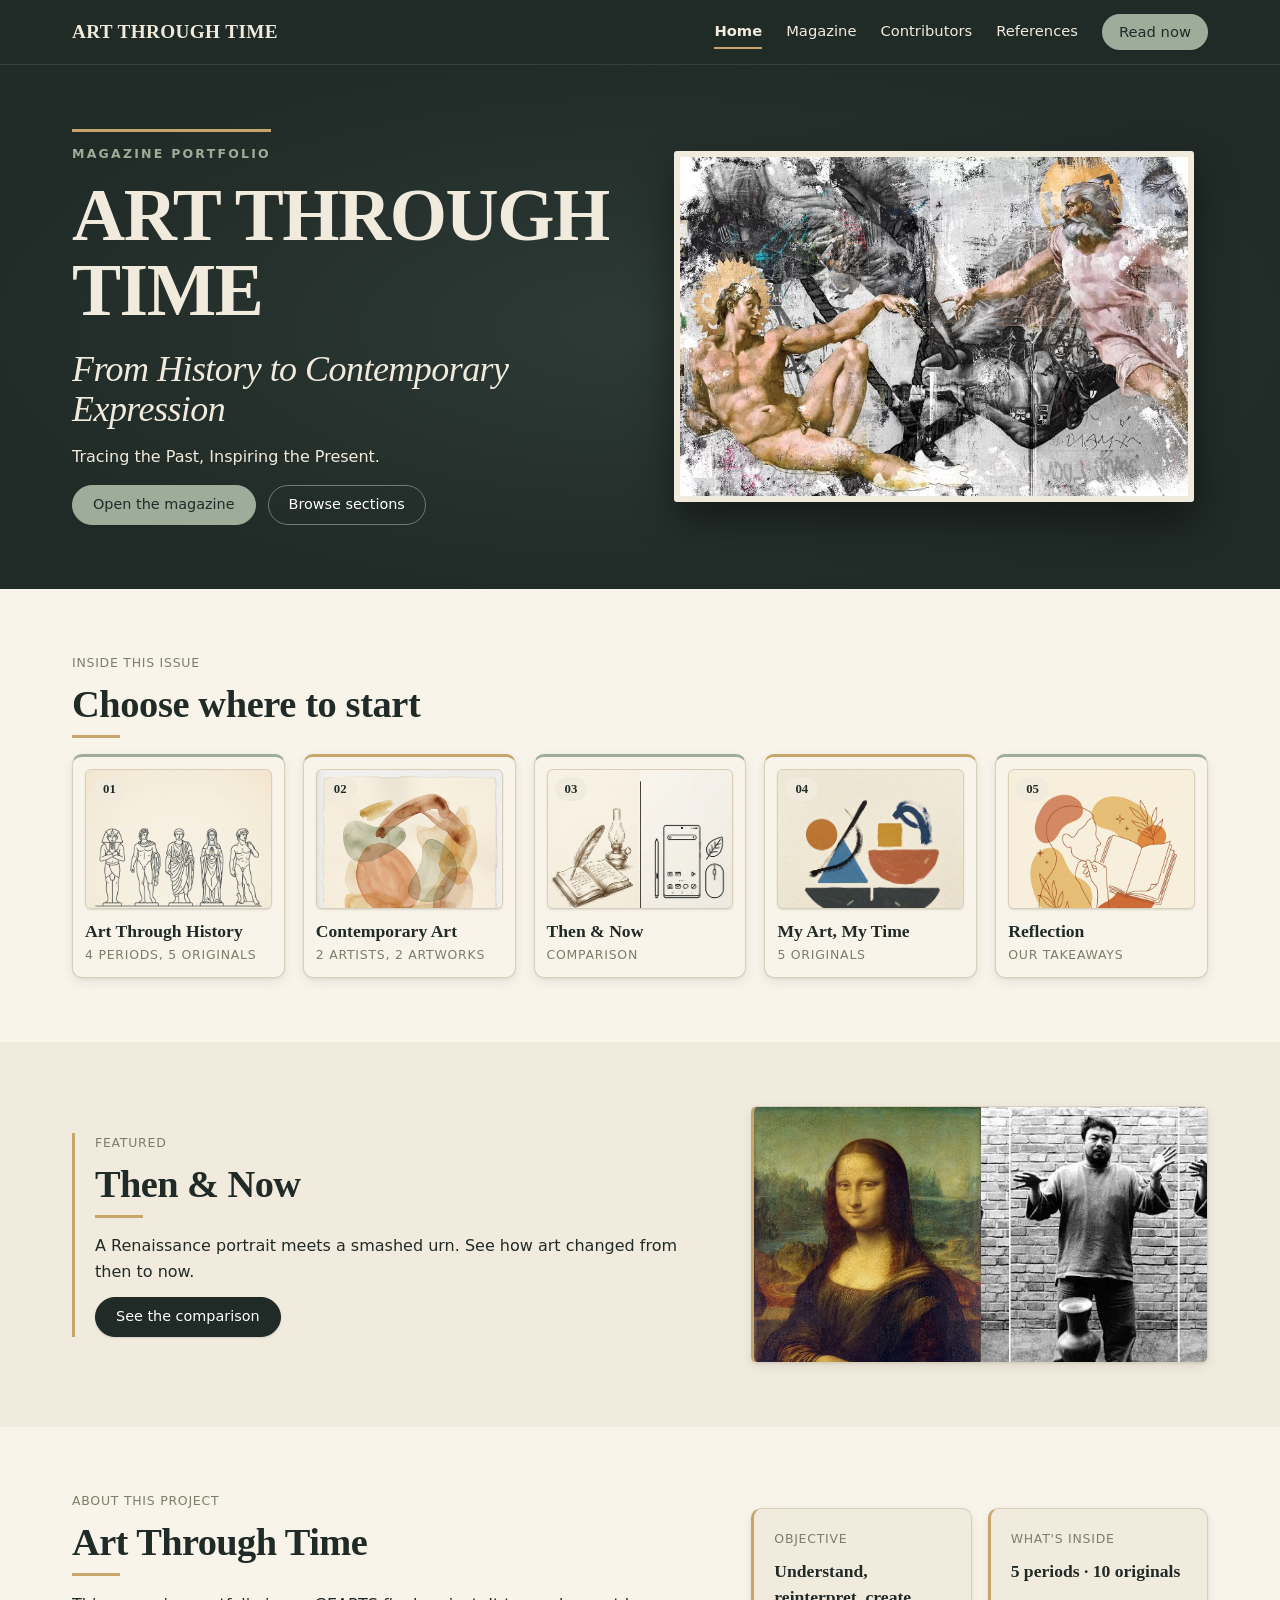
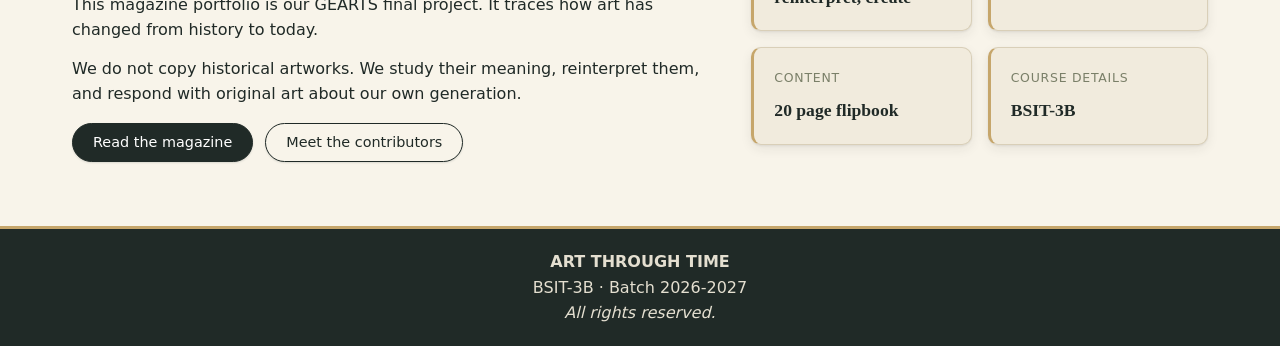
<file: index.html>
<!doctype html>
<html lang="en">
<head>
  <meta charset="utf-8">
  <meta name="viewport" content="width=device-width, initial-scale=1">
  <link rel="stylesheet" href="css/style.css">
  <title>Art Through Time</title>
</head>
<body class="home">

  <div id="site-header"></div>

    <main>
      <section class="section">
        <div class="wrap hero" style="grid-template-columns:1fr 1fr">
          <div>
            <p class="label">Magazine Portfolio</p>
            <h1 data-title></h1>

            <h2 style="font-size: 2.25rem;">
              From History to Contemporary Expression
            </h2>

            <p>Tracing the Past, Inspiring the Present.</p>

            <div class="actions">
              <a class="btn primary" href="magazine.html">Open the magazine</a>
              <a class="btn" href="#sections">Browse sections</a>
            </div>
          </div>

          <a href="magazine.html" aria-label="Open the magazine" style="display:block;width:100%;max-width:520px;margin:0 auto;justify-self:center;align-self:center">
            <div class="ph" style="padding:0;aspect-ratio:auto">
              <img src="images/cover.jpg" alt="Art Through Time magazine cover" style="display:block;width:100%;height:auto;margin:0 auto;object-fit:contain;object-position:center">
            </div>
          </a>

        </div>
      </section>

      <section class="section alt" id="sections">
        <div class="wrap">

          <p class="label">Inside this issue</p>
          <h2>Choose where to start</h2>

          <div class="cards">
            <a class="card" href="viewer.html#p=4">
              <div class="ph" style="padding:0"><img src="images/artth.jpeg" alt="Art Through History"></div>
              <strong>Art Through History</strong>
              <p class="label">4 periods, 5 originals</p>
            </a>

            <a class="card" href="viewer.html#p=12">
              <div class="ph" style="padding:0"><img src="images/cont.jpeg" alt="Contemporary Art"></div>
              <strong>Contemporary Art</strong>
              <p class="label">2 artists, 2 artworks</p>
            </a>

            <a class="card" href="viewer.html#p=14">
              <div class="ph" style="padding:0"><img src="images/tandn.jpeg" alt="Then and Now"></div>
              <strong>Then &amp; Now</strong>
              <p class="label">Comparison</p>
            </a>

            <a class="card" href="viewer.html#p=16">
              <div class="ph" style="padding:0"><img src="images/myart.jpeg" alt="My Art, My Time"></div>
              <strong>My Art, My Time</strong>
              <p class="label">5 originals</p>
            </a>

            <a class="card" href="viewer.html#p=18">
              <div class="ph" style="padding:0"><img src="images/reflection.jpeg" alt="Reflection"></div>
              <strong>Reflection</strong>
              <p class="label">Our takeaways</p>
            </a>
          </div>

        </div>
      </section>

      <section class="section">
        <div class="wrap hero">

          <div>
              <p class="label">Featured</p>
              <h2>Then &amp; Now</h2>
              <p>A Renaissance portrait meets a smashed urn. See how art changed from then to now.</p>

              <a class="btn primary" href="viewer.html#p=14">
                See the comparison
              </a>
          </div>

          <div class="ph wide" style="grid-template-columns:minmax(0,1fr) minmax(0,1fr);gap:0;padding:0">
            <img src="images/then-and-now/mona-lisa.jpg" alt="Mona Lisa by Leonardo da Vinci" style="object-position:center 20%">
            <img src="images/then-and-now/dropping-a-han-dynasty-urn.jpg" alt="Ai Weiwei dropping a Han Dynasty urn, three photographs" style="object-position:center">
          </div>

        </div>
      </section>

      <section class="section alt">
        <div class="wrap hero">

          <div>
            <p class="label">About this project</p>
            <h2>Art Through Time</h2>

            <p>
              This magazine portfolio is our GEARTS final project.
              It traces how art has changed from history to today.
            </p>

            <p>
              We do not copy historical artworks. We study their
              meaning, reinterpret them, and respond with original
              art about our own generation.
            </p>

            <div class="actions">
              <a class="btn primary" href="magazine.html">Read the magazine</a>
              <a class="btn" href="contributors.html">Meet the contributors</a>
            </div>
          </div>

          <div class="grid2">
            <div class="box">
              <p class="label">Objective</p>
              <strong>Understand, reinterpret, create</strong>
            </div>

            <div class="box">
              <p class="label">What's inside</p>
              <strong>5 periods · 10 originals</strong>
            </div>

            <div class="box">
              <p class="label">Content</p>
              <strong>20 page flipbook</strong>
            </div>

            <div class="box">
              <p class="label">Course details</p>
              <strong>BSIT-3B</strong>
            </div>
          </div>
        </div>
      </section>
    </main>

  <div id="site-footer"></div>

  <script src="js/data.js"></script>
  <script src="js/main.js"></script>

</body>
</html>
</file>
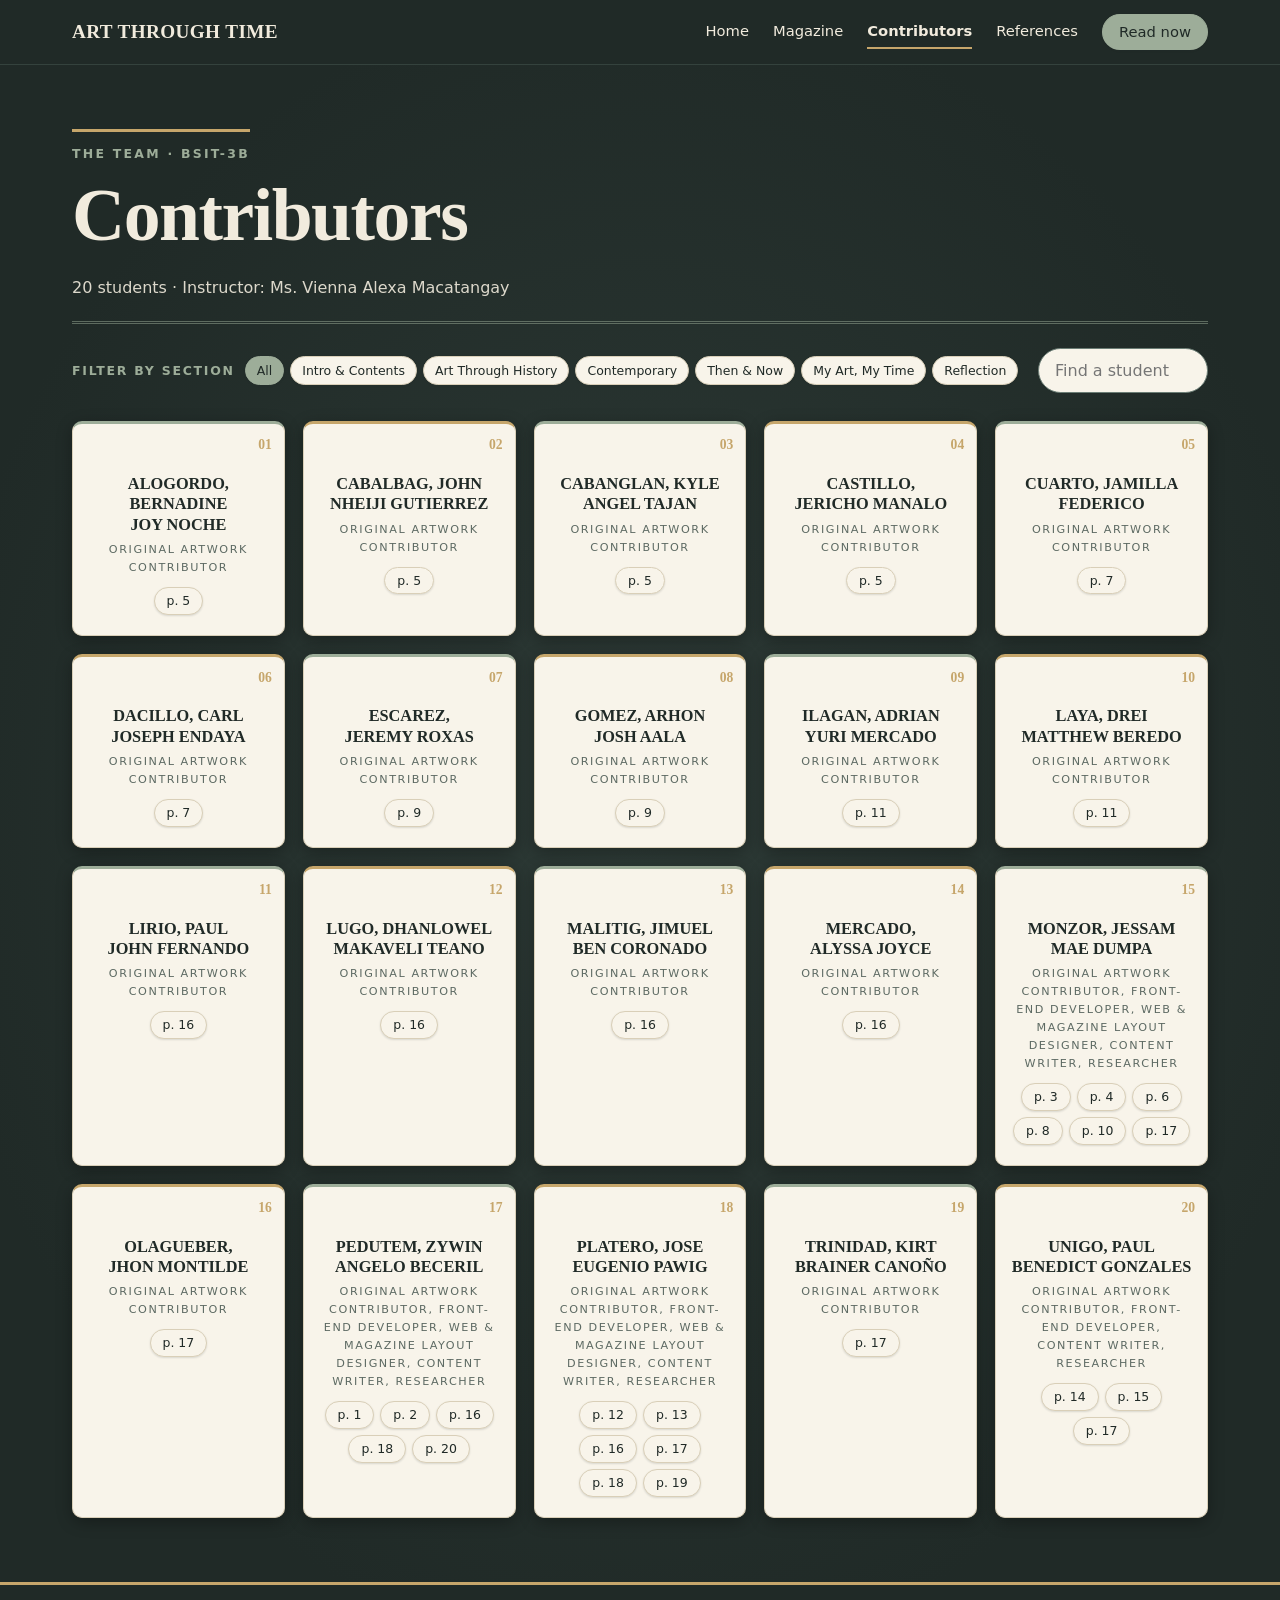
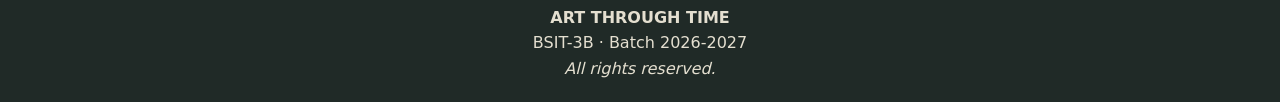
<file: contributors.html>
<!doctype html>
<html lang="en">
<head>
    <meta charset="utf-8">
    <meta name="viewport" content="width=device-width, initial-scale=1">
    <link rel="stylesheet" href="css/style.css">
    <title>Contributors</title>
</head>
<body class="contributors">

  <div id="site-header"></div>

    <main>
      <section class="section">
        <div class="wrap">

          <p class="label">The team · BSIT-3B</p>
          <h1>Contributors</h1>
          <p>20 students · Instructor: Ms. Vienna Alexa Macatangay</p>

          <div class="filters">
            <span class="label">Filter by section</span>
            <span id="filters" class="filters" style="margin: 0;"></span>
            <input
              type="search"
              id="search"
              placeholder="Find a student"
              aria-label="Find a student"
              style="margin-left: auto;"
            >
          </div>

          <div class="cards" id="people"></div>

        </div>
      </section>
    </main>

  <div id="site-footer"></div>

  <script src="js/data.js"></script>
  <script src="js/main.js"></script>

</body>
</html>
</file>
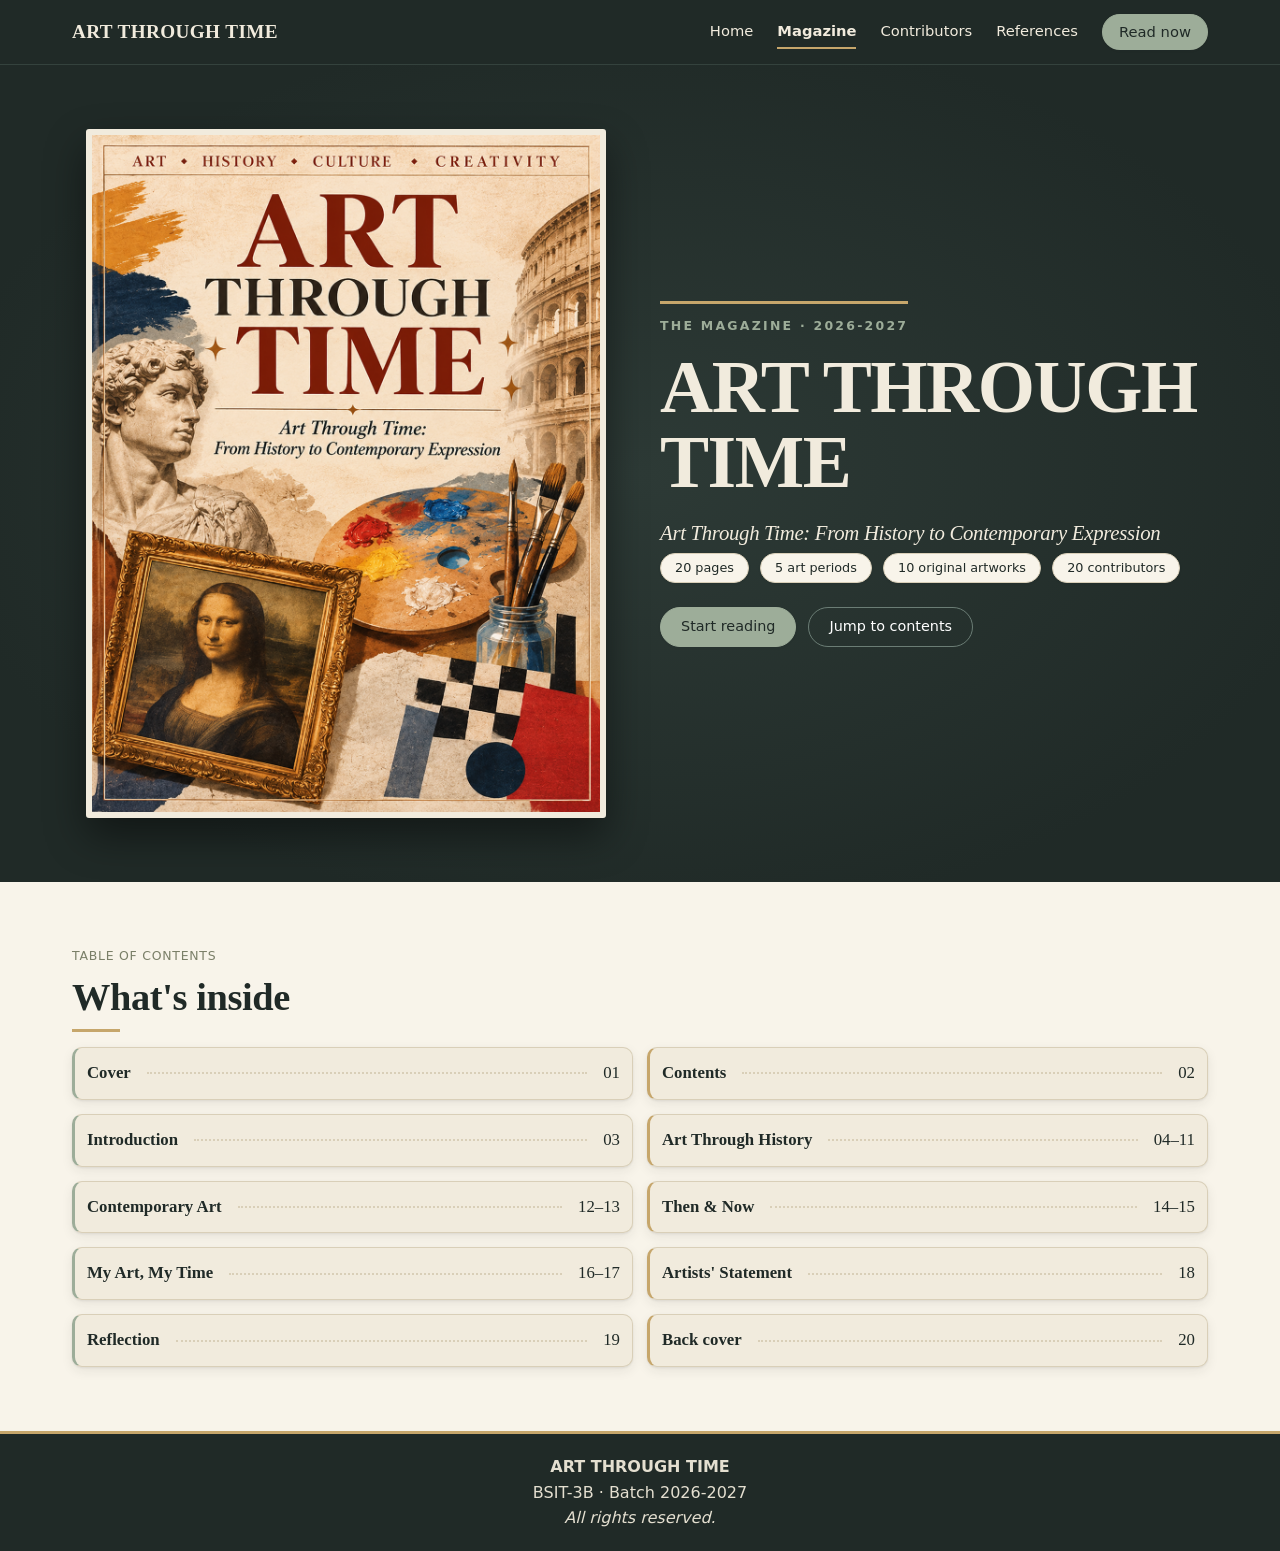
<file: magazine.html>
<!doctype html>
<html lang="en">
<head>
  <meta charset="utf-8">
  <meta name="viewport" content="width=device-width, initial-scale=1">
  <link rel="stylesheet" href="css/style.css">
  <title>The Magazine</title>
</head>
<body class="magazine">
  <div id="site-header"></div>

    <main>
      <section class="section">
        <div class="wrap hero" style="grid-template-columns:1fr 1fr">

          <a href="viewer.html" aria-label="Start reading" style="display:block;width:100%;max-width:520px;margin:0 auto;justify-self:center;align-self:center">
            <div class="ph" style="padding:0;aspect-ratio:auto">
              <img src="images/magazinecover.png" alt="Art Through Time issue cover" style="display:block;width:100%;height:auto;margin:0 auto;object-fit:contain;object-position:center">
            </div>
          </a>

          <div>
            <p class="label">The magazine · 2026-2027</p>
            <h1 data-title></h1>

            <h2 style="font-size: 1.3rem;">
              Art Through Time: From History to Contemporary Expression
            </h2>

            <p>
              <span class="chip">20 pages</span>
              <span class="chip">5 art periods</span>
              <span class="chip">10 original artworks</span>
              <span class="chip">20 contributors</span>
            </p>

            <div class="actions">
              <a class="btn primary" href="viewer.html">Start reading</a>
              <a class="btn" href="#toc">Jump to contents</a>
            </div>
          </div>
        </div>
      </section>

      <section class="section alt">
        <div class="wrap">
          <p class="label">Table of contents</p>
          <h2>What's inside</h2>
          <div class="toc" id="toc"></div>
        </div>
      </section>
    </main>

  <div id="site-footer"></div>

  <script src="js/data.js"></script>
  <script src="js/main.js"></script>

</body>
</html>
</file>
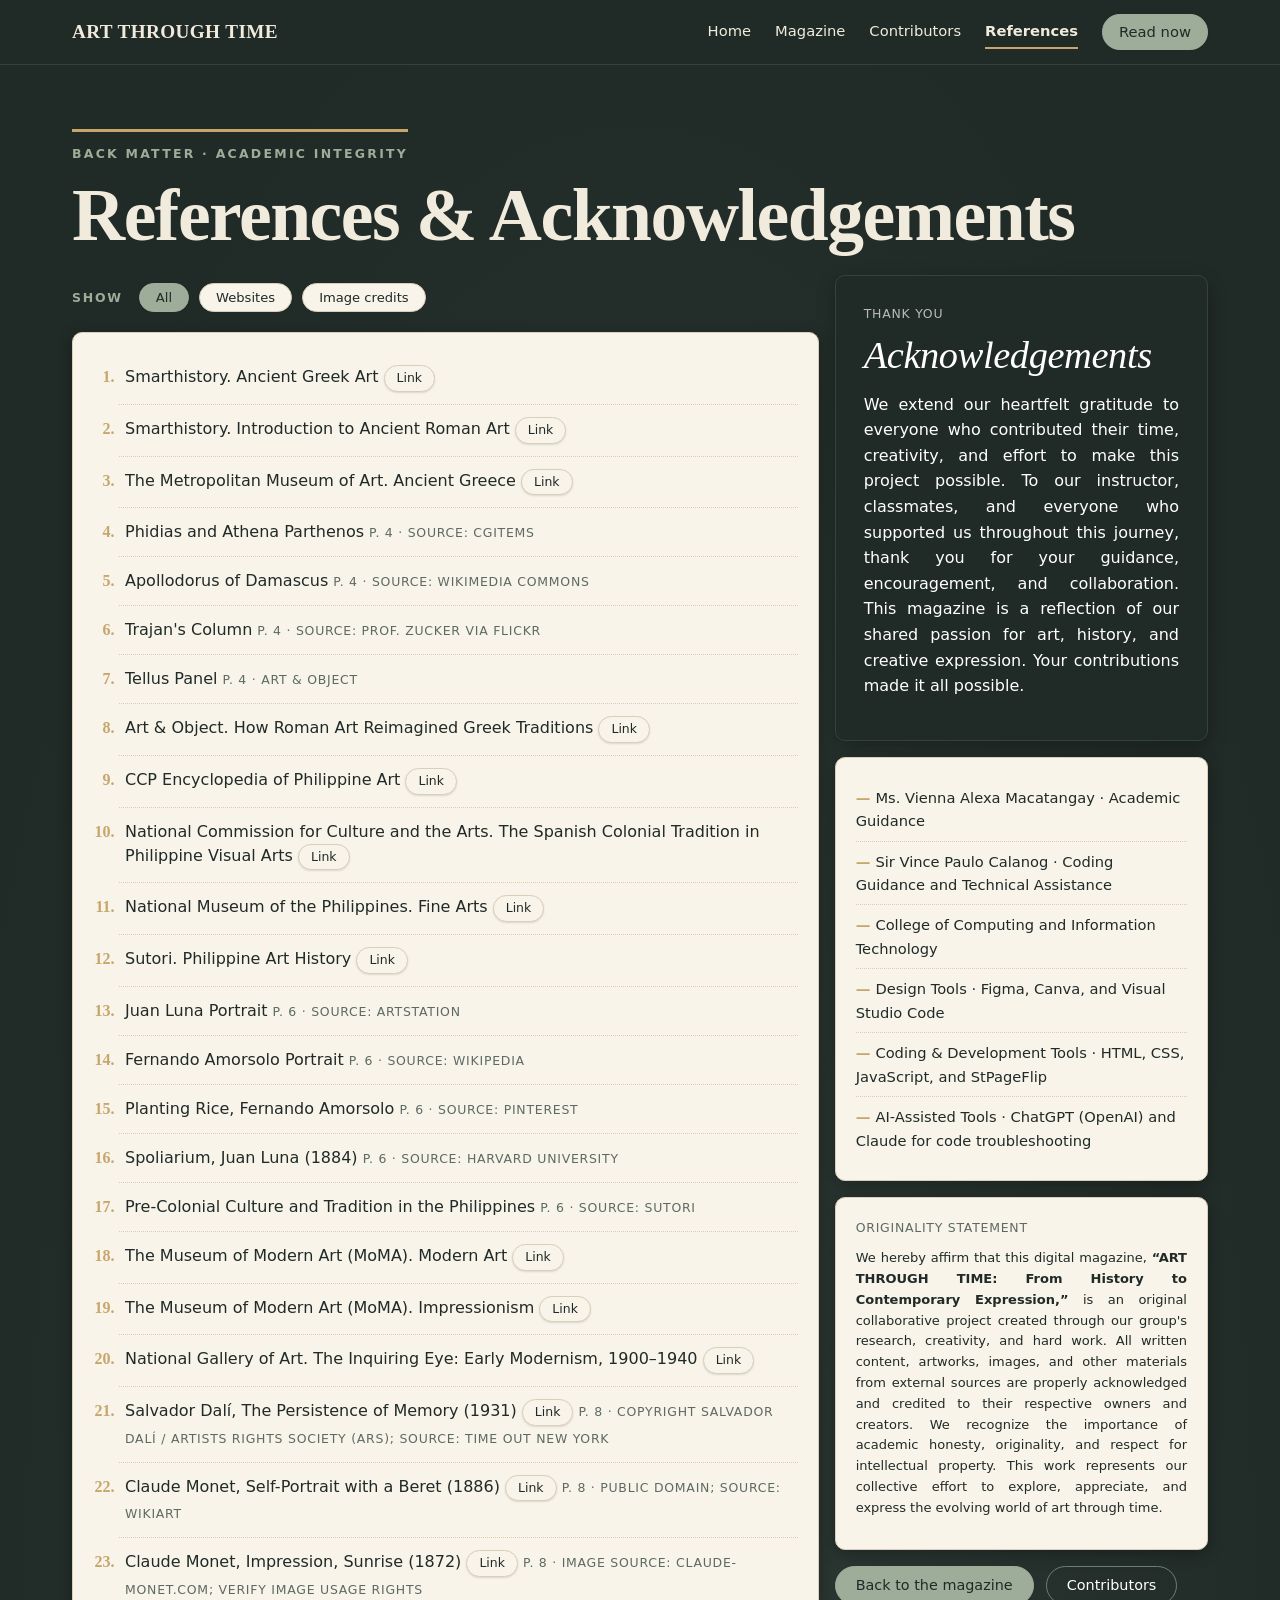
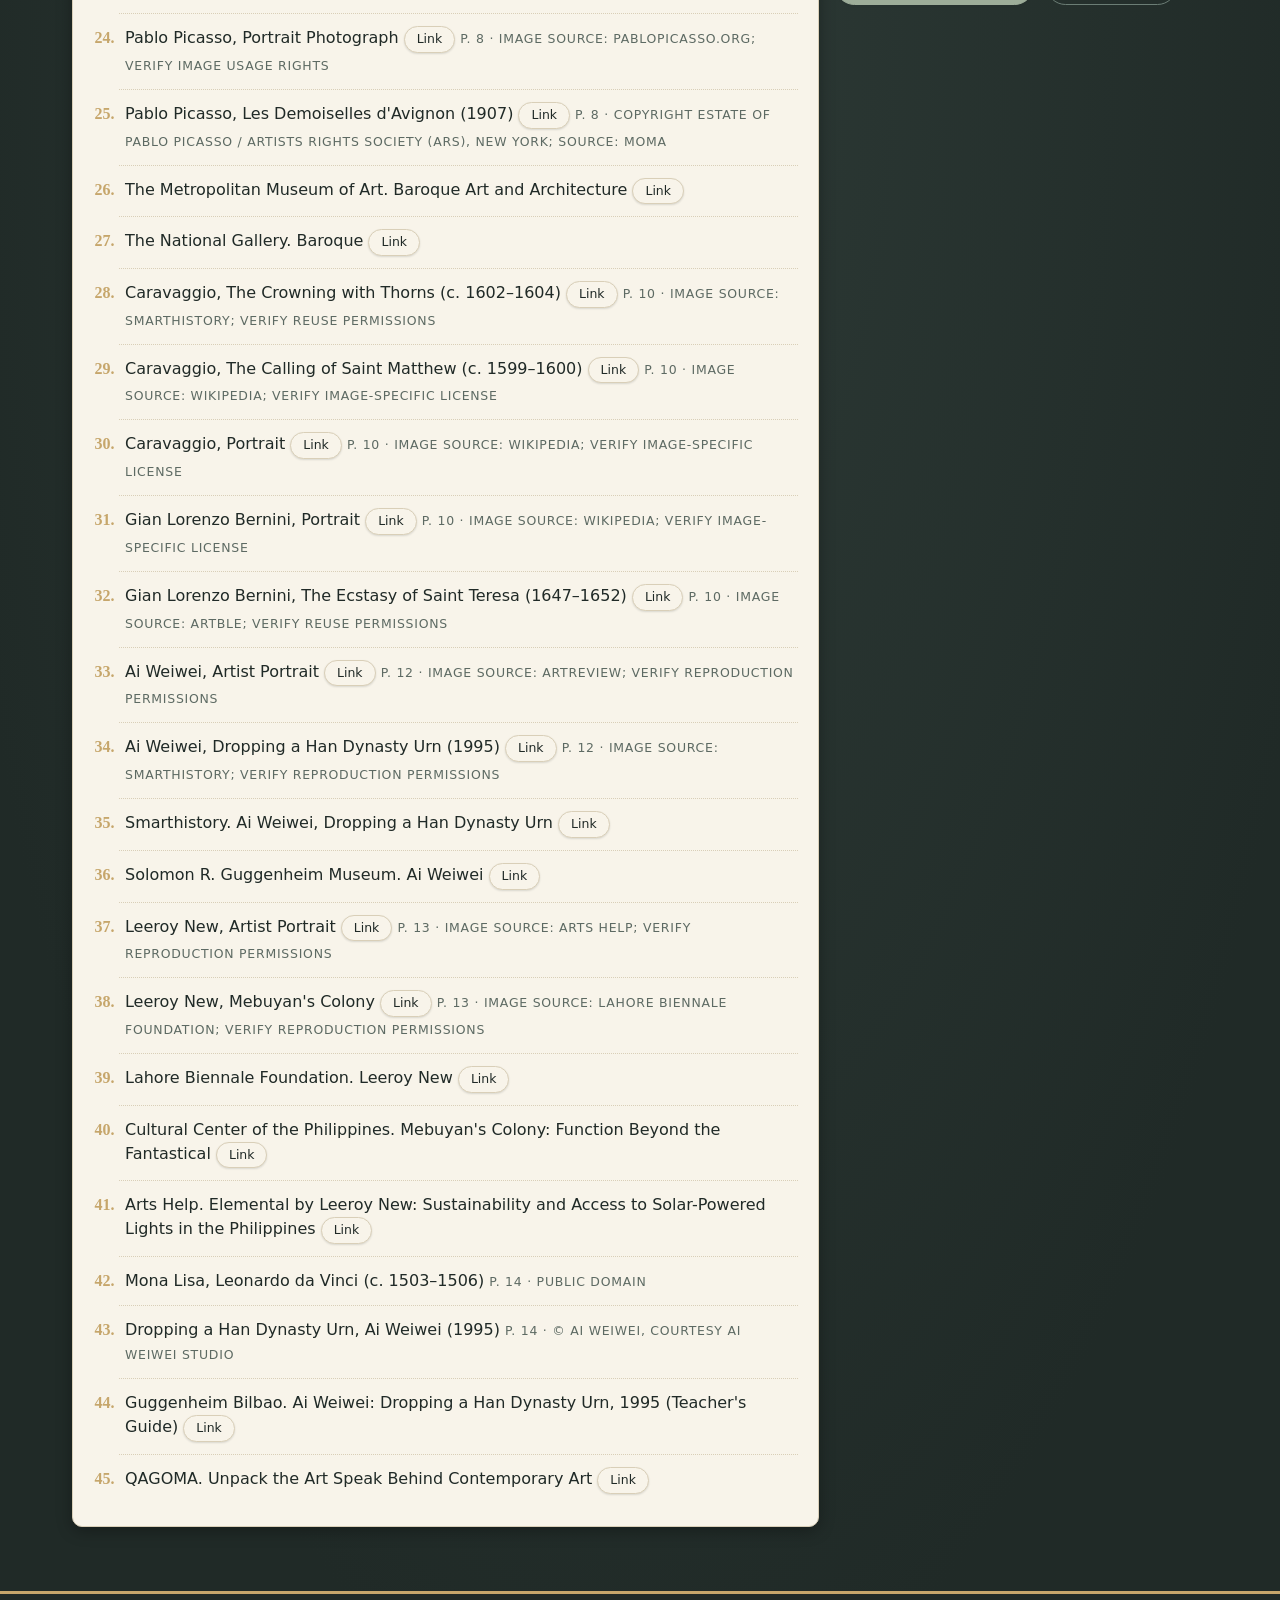
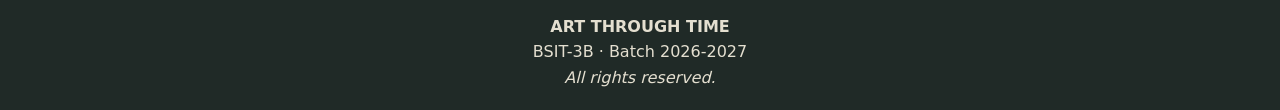
<file: references.html>
<!doctype html>
<html lang="en">
<head>
  <meta charset="utf-8">
  <meta name="viewport" content="width=device-width, initial-scale=1">
  <link rel="stylesheet" href="css/style.css">
  <title>References</title>
</head>
<body class="references">

  <div id="site-header"></div>

    <main>
      <section class="section">
        <div class="wrap">

          <p class="label">Back matter · Academic integrity</p>
          <h1>References &amp; Acknowledgements</h1>

          <div class="grid2" style="grid-template-columns: 2fr 1fr; align-items: start;">
            
            <div>
              <div class="filters" id="ref-filters">
                <span class="label">Show</span>
                  <button class="chip active" data-f="all">All</button>
                  <button class="chip" data-f="websites">Websites</button>
                  <button class="chip" data-f="images">Image credits</button>
              </div>

              <div class="box">
                <ol id="refs"></ol>
              </div>
            </div>

            <aside id="thanks">
              <div class="dark">
                <p class="label" style="color: #bbb;">Thank you</p>
                <h2>Acknowledgements</h2>
                <p style="text-align: justify;">We extend our heartfelt gratitude to everyone who contributed their time, creativity, and effort to make this project possible. To our instructor, classmates, and everyone who supported us throughout this journey, thank you for your guidance, encouragement, and collaboration. This magazine is a reflection of our shared passion for art, history, and creative expression. Your contributions made it all possible.</p>
              </div>

              <div class="box" style="margin-top: 16px;">
                <ul style="font-size: 11pt;">
                  <li>Ms. Vienna Alexa Macatangay · Academic Guidance</li>
                  <li>Sir Vince Paulo Calanog · Coding Guidance and Technical Assistance</li>
                  <li>College of Computing and Information Technology</li>
                  <li>Design Tools · Figma, Canva, and Visual Studio Code</li>
                  <li>Coding &amp; Development Tools · HTML, CSS, JavaScript, and StPageFlip</li>
                  <li>AI-Assisted Tools · ChatGPT (OpenAI) and Claude for code troubleshooting</li>
                </ul>
              </div>

              <div class="box" style="margin-top: 16px;">
                <p class="label">Originality statement</p>
                <p style="text-align: justify;font-size: small;">We hereby affirm that this digital magazine, <b>“ART THROUGH TIME: From History to Contemporary Expression,”</b> is an original collaborative project created through our group's research, creativity, and hard work. All written content, artworks, images, and other materials from external sources are properly acknowledged and credited to their respective owners and creators. We recognize the importance of academic honesty, originality, and respect for intellectual property. This work represents our collective effort to explore, appreciate, and express the evolving world of art through time.</p>
              </div>

              <div class="actions">
                <a class="btn primary" href="viewer.html">Back to the magazine</a>
                <a class="btn" href="contributors.html">Contributors</a>
              </div>
            </aside>
          </div>
        </div>
      </section>
    </main>

  <div id="site-footer"></div>

  <script src="js/data.js"></script>
  <script src="js/main.js"></script>

</body>
</html>
</file>
<file: css/style.css>
/* =====================================================
   ART THROUGH TIME: style.css (cleaned)
   1 Variables   2 Base   3 Header/Footer   4 Buttons/Chips   5 Layout blocks
   6 Dark top band   7 Page-specific   8 Viewer   9 Magazine pages (inside flipbook)
   10 Shadows & motion   11 Responsive
   ===================================================== */

/* ===== 1. Variables ===== */
:root{
  --forest:#202A27; --cream:#F1EBDD; --sage:#9DAD99; --gold:#C6A66B;
  --bg:#F1EBDD; --surface:#F8F4EA; --ink:#202A27; --muted:#5d6a63; --line:#d9cfb8;
  --dark:#202A27; --accent:#202A27; --accent-soft:#e3e5d6; --hl:#9DAD99; --hl-light:#C6A66B;
  --stage:radial-gradient(ellipse at center,#2d3a36 0%,#202A27 78%);
  --font-display:Georgia,"Times New Roman",serif;
  --font-body:system-ui,-apple-system,"Segoe UI",Arial,sans-serif;
  --max:1200px; --radius:10px;
  --shadow-soft:0 1px 2px rgba(32,42,39,.08),0 4px 12px rgba(32,42,39,.08);
  --shadow-lift:0 2px 4px rgba(32,42,39,.10),0 12px 28px rgba(32,42,39,.16);
  --shadow-tiny:0 1px 2px rgba(32,42,39,.14);
}

/* ===== 2. Base ===== */
*{box-sizing:border-box}
html{-webkit-text-size-adjust:100%}
body{margin:0;font-family:var(--font-body);background:var(--bg);color:var(--ink);line-height:1.6}
img{max-width:100%}
h1,h2,h3{font-family:var(--font-display);line-height:1.1;margin:0 0 .5em;letter-spacing:-.01em}
h1{font-size:clamp(2.2rem,6vw,4.5rem)}
h2{font-size:clamp(1.6rem,3vw,2.5rem)}
a{color:inherit}
:focus-visible{outline:2px solid var(--accent);outline-offset:2px}
.wrap{max-width:var(--max);margin:0 auto;padding:0 clamp(16px,4vw,32px)}
.section{padding:clamp(28px,5vw,64px) 0}
.section.alt{background:var(--surface)}
.section p{margin:0 0 .8em}
.section h2{margin-bottom:.4em}
.section .cards{margin-top:16px}
.label{font-size:.78rem;letter-spacing:.06em;color:#7a7f68;text-transform:uppercase;margin:0 0 .6em}
.hero h1,.hero h2{letter-spacing:-.015em}

/* ===== 3. Header / footer ===== */
.site-header{background:var(--accent);color:var(--cream);border-bottom:1px solid #34423d;position:sticky;top:0;z-index:10}
.site-header .wrap{display:flex;align-items:center;justify-content:space-between;height:64px;gap:16px}
.brand{font-family:var(--font-display);font-weight:700;font-size:1.2rem;text-decoration:none;letter-spacing:.02em;white-space:nowrap}
.site-header .brand,.site-header .nav a{color:var(--cream)}
.nav{display:flex;gap:24px;align-items:center}
.nav a{text-decoration:none;font-size:.92rem;padding:4px 0;border-bottom:2px solid transparent;transition:border-color .2s}
.nav a:not(.btn):hover{border-color:var(--gold)}
.nav a[aria-current="page"]{border-bottom-color:var(--gold);font-weight:600}

.site-footer{background:var(--dark);color:#e4dfd0;padding:20px 0;border-top:3px solid var(--gold)}
.site-footer .wrap{display:flex;flex-direction:column;text-align:center;font-size:medium}
.site-footer nav{display:flex;gap:20px;flex-wrap:wrap}
.site-footer a{text-decoration:none;opacity:.85}
.site-footer a:hover{opacity:1;text-decoration:underline}
.site-footer .label{color:var(--sage)}

/* ===== 4. Buttons / chips ===== */
.btn{display:inline-flex;align-items:center;justify-content:center;gap:6px;padding:10px 20px;border:1px solid var(--ink);border-radius:999px;background:var(--surface);color:var(--ink);text-decoration:none;font-size:.9rem;cursor:pointer;font-family:inherit;line-height:1.2;transition:background .2s,color .2s,transform .1s}
.btn:hover{background:var(--ink);color:#fff}
.btn:active{transform:scale(.97)}
.btn:disabled{opacity:.4;cursor:not-allowed}
.btn.primary{background:var(--accent);border-color:var(--accent);color:#fff}
.btn.primary:hover{background:var(--hl);border-color:var(--hl);color:var(--forest)}
.nav .btn{padding:8px 16px;background:var(--hl);border-color:var(--hl)}
.site-header .nav .btn{color:var(--forest)}
.nav .btn:hover{background:var(--cream);border-color:var(--cream)}
.back{padding:8px 14px !important}

.chip{display:inline-block;padding:3px 12px;border:1px solid var(--line);border-radius:99px;font-size:.78rem;text-decoration:none;background:var(--surface);cursor:pointer;font-family:inherit;color:var(--ink);transition:background .2s,border-color .2s}
.chip:hover{border-color:var(--sage);background:var(--accent-soft)}
.chip.active{background:var(--ink);border-color:var(--ink);color:#fff}
.actions{display:flex;gap:12px;flex-wrap:wrap;margin:16px 0 0}

/* ===== 5. Layout blocks ===== */
.ph{background:linear-gradient(135deg,#e7e0cf,#dbd2bb);border:1px solid var(--line);display:grid;place-items:center;text-align:center;padding:8px;color:var(--muted);font-size:.8rem;aspect-ratio:3/4;overflow:hidden;border-radius:6px}
.ph img{width:100%;height:100%;object-fit:cover}
.ph.wide{aspect-ratio:16/9}

.hero{display:grid;grid-template-columns:1.4fr 1fr;gap:clamp(16px,4vw,40px);align-items:center}
.cards{display:grid;grid-template-columns:repeat(auto-fill,minmax(min(100%,200px),1fr));gap:16px}
.card{background:var(--surface);border:1px solid var(--line);border-radius:var(--radius);padding:12px;text-decoration:none;display:block;transition:box-shadow .2s,transform .2s}
a.card{border-top:3px solid var(--sage)}
a.card:nth-child(even){border-top-color:var(--gold)}
a.card:hover{transform:translateY(-2px)}
.card .ph{aspect-ratio:4/3;margin-bottom:12px}
.card p{margin:.2em 0 0}

.person{text-align:center;padding:24px 12px}
.person .ph{width:96px;aspect-ratio:1;border-radius:50%;margin:0 auto 12px}
.person .chips{display:flex;gap:6px;justify-content:center;flex-wrap:wrap;margin-top:8px}
.filters{display:flex;gap:8px;flex-wrap:wrap;margin:12px 0 16px;align-items:center}

.toc{display:grid;grid-template-columns:1fr 1fr;gap:12px}
.toc a{display:flex;gap:16px;align-items:center;background:var(--bg);border:1px solid var(--line);border-radius:var(--radius);padding:12px;text-decoration:none;transition:border-color .2s,box-shadow .2s}
.toc a:hover{border-color:var(--accent)}
.toc .ph{width:48px;aspect-ratio:3/4;flex:none;padding:0}
.toc .dots{flex:1;border-bottom:2px dotted var(--line);min-width:12px}

.grid2{display:grid;grid-template-columns:1fr 1fr;gap:16px}
.box{background:var(--surface);border:1px solid var(--line);border-radius:var(--radius);padding:20px}
.section.alt .box{background:var(--bg)}
.dark{background:var(--dark);color:#fff;padding:28px;border-radius:var(--radius)}
input[type="search"]{padding:10px 16px;border:1px solid var(--line);border-radius:999px;font:inherit;min-width:240px;background:var(--surface)}

/* ===== 6. Dark top band (first section of every page) ===== */
main>.section:first-child{background:var(--stage);color:var(--cream)}
main>.section:first-child .label{color:var(--sage)}
main>.section:first-child .box,
main>.section:first-child .card,
main>.section:first-child .chip:not(.active){color:var(--ink)}
main>.section:first-child .box .label,
main>.section:first-child .card .label{color:var(--muted)}
main>.section:first-child .btn:not(.primary){background:transparent;border-color:#6b7d75;color:#fff}
main>.section:first-child .btn:not(.primary):hover{background:var(--cream);border-color:var(--cream);color:var(--ink)}
main>.section:first-child .btn.primary{background:var(--hl);border-color:var(--hl);color:var(--forest)}
main>.section:first-child .btn.primary:hover{background:var(--cream);border-color:var(--cream);color:var(--ink)}
main>.section:first-child .chip.active{background:var(--hl);border-color:var(--hl);color:var(--forest)}
main>.section:first-child .dark{background:var(--forest);border:1px solid #34423d}
main>.section:first-child .ph{border-color:#34423d}

/* Shared magazine touches (contributors, home, magazine, references) */
body:is(.contributors,.home,.magazine,.references) main > .section:first-child .wrap > .label:first-child,
body:is(.contributors,.home,.magazine,.references) main > .section:first-child .hero > div > .label:first-child{
  display:inline-block;padding-top:12px;border-top:3px solid var(--gold);
  letter-spacing:.18em;font-weight:600;margin-bottom:14px;
}
body:is(.contributors,.home,.magazine,.references) main > .section:first-child h1{
  font-size:clamp(2.4rem,6.5vw,4.6rem);font-weight:700;line-height:1.02;
  letter-spacing:-.02em;margin-bottom:.3em;
}
body:is(.home,.magazine) .section:not(:first-child) h2::after{
  content:"";display:block;width:48px;height:3px;background:var(--gold);margin-top:10px;
}
body:is(.home,.magazine) .hero > a{justify-self:center;width:100%;max-width:340px}
body:is(.home,.magazine) .hero > a .ph{
  border:6px solid var(--cream);border-radius:3px;
  box-shadow:0 18px 40px rgba(0,0,0,.45);transition:transform .3s;
}
body:is(.home,.magazine) .hero > a:hover .ph{transform:rotate(-1.5deg) translateY(-4px)}
body:is(.home,.magazine) main > .section:first-child .hero h2{font-style:italic;font-weight:400;color:var(--cream)}

/* ===== 7. Page-specific ===== */
/* HOME */
body.home .cards{counter-reset:issue;gap:18px}
body.home a.card{position:relative;counter-increment:issue}
body.home a.card::before{
  content:counter(issue,decimal-leading-zero);position:absolute;top:20px;left:20px;z-index:1;
  background:var(--cream);color:var(--forest);font-family:var(--font-display);
  font-weight:700;font-size:.8rem;padding:2px 10px;border-radius:99px;
}
body.home a.card strong{display:block;font-family:var(--font-display);font-size:1.1rem;line-height:1.25}
body.home .hero > .ph.wide{border:1px solid var(--line);box-shadow:var(--shadow-soft)}
body.home .grid2 .box{border-left:3px solid var(--gold)}
body.home .grid2 .box strong{font-family:var(--font-display);font-size:1.1rem;line-height:1.3}
body.home main > .section:nth-child(3) .hero > div{border-left:3px solid var(--gold);padding-left:20px}

/* MAGAZINE */
body.magazine .hero > a{max-width:300px}
body.magazine .hero p .chip{margin:0 6px 8px 0;font-size:.8rem;padding:4px 14px}
body.magazine .toc{gap:14px}
body.magazine .toc a{border-left:3px solid var(--sage);font-family:var(--font-display);font-size:1.05rem}
body.magazine .toc a:nth-child(even){border-left-color:var(--gold)}
body.magazine .toc a:hover{transform:translateX(3px)}

/* CONTRIBUTORS */
body.contributors main h1 + p{margin:0 0 24px;padding-bottom:20px;border-bottom:3px double rgba(157,173,153,.55);opacity:.9}
body.contributors .filters{gap:10px;margin:8px 0 28px}
body.contributors .filters > .label{margin:0 6px 0 0;letter-spacing:.14em;font-weight:600}
body.contributors #filters .chip{padding:6px 16px;font-size:.82rem;letter-spacing:.02em}
body.contributors #filters .chip:hover{transform:translateY(-1px)}
body.contributors #search{padding:10px 18px;border-color:#6b7d75;background:var(--surface);color:var(--ink);transition:border-color .2s,box-shadow .2s}
body.contributors #search:focus{outline:none;border-color:var(--gold);box-shadow:0 0 0 3px rgba(198,166,107,.35)}

body.contributors #people{counter-reset:person;gap:18px}
body.contributors #people .card,
body.contributors #people .person{position:relative;counter-increment:person;border-top:3px solid var(--sage);padding:24px 14px 20px;text-align:center;overflow:hidden}
body.contributors #people .card:nth-child(even),
body.contributors #people .person:nth-child(even){border-top-color:var(--gold)}
body.contributors #people .card::before,
body.contributors #people .person::before{content:counter(person,decimal-leading-zero);position:absolute;top:10px;right:12px;font-family:var(--font-display);font-size:.85rem;font-weight:700;color:var(--gold)}
body.contributors #people .card:hover,
body.contributors #people .person:hover{transform:translateY(-4px);box-shadow:0 2px 4px rgba(32,42,39,.1),0 14px 30px rgba(32,42,39,.18)}
body.contributors #people .ph{width:96px;aspect-ratio:1;border-radius:50%;margin:0 auto 14px;border:2px solid var(--gold)}
body.contributors #people strong,
body.contributors #people h3,
body.contributors #people h4{display:block;font-family:var(--font-display);font-size:1.02rem;font-weight:700;line-height:1.25;text-wrap:balance}
body.contributors #people .label{margin:6px 0 0;font-size:.7rem;letter-spacing:.14em}
body.contributors #people .chips{margin-top:10px}

/* One straight line on desktop: label | chips | search */
@media (min-width:901px){
  body.contributors main .filters:not(#filters){flex-wrap:nowrap;align-items:center;gap:10px}
  body.contributors .filters > .label{flex:none;white-space:nowrap;margin:0}
  body.contributors #filters{flex:1 1 auto;min-width:0;flex-wrap:nowrap;gap:6px;margin:0;align-items:center}
  body.contributors #filters .chip{flex:none;white-space:nowrap;padding:6px 11px;font-size:.78rem;letter-spacing:0}
  body.contributors #search{flex:0 0 170px;width:170px;min-width:0;margin:0 !important;padding:9px 16px}
}

/* REFERENCES */
body.references #ref-filters{gap:10px;margin:8px 0 20px}
body.references #ref-filters .label{margin:0 6px 0 0;letter-spacing:.14em;font-weight:600}
body.references #ref-filters .chip{padding:6px 16px;font-size:.82rem}
body.references #ref-filters .chip:hover{transform:translateY(-1px)}
body.references #refs{margin:0;padding-left:1.6em}
body.references #refs li{padding:12px 0 12px .4em;border-bottom:1px dotted var(--line);line-height:1.5}
body.references #refs li:last-child{border-bottom:0}
body.references #refs li::marker{color:var(--gold);font-family:var(--font-display);font-weight:700}
body.references #refs a{text-underline-offset:3px}
body.references #thanks .dark h2{font-style:italic;font-weight:400}
body.references #thanks .box ul{list-style:none;margin:0;padding:0}
body.references #thanks .box li{padding:8px 0;border-bottom:1px dotted var(--line)}
body.references #thanks .box li:last-child{border-bottom:0}
body.references #thanks .box li::before{content:"— ";color:var(--gold);font-weight:700}
body.references #thanks .box:last-of-type{border-left:3px solid var(--gold)}
body.references #thanks .box:last-of-type p:last-child{font-family:var(--font-display);font-style:italic}

/* ===== 8. Viewer ===== */
body.viewer{height:100vh;height:100dvh;display:flex;flex-direction:column;overflow:hidden;background:#19211f}
.viewer-top{display:flex;justify-content:space-between;align-items:center;padding:10px clamp(12px,3vw,24px);background:var(--forest);color:var(--cream);border-bottom:1px solid #34423d;gap:12px}
.viewer-top .left{display:flex;align-items:center;gap:14px;min-width:0}
.viewer-top .brand{color:#fff;overflow:hidden;text-overflow:ellipsis}
.viewer-top .tools{display:flex;gap:6px;align-items:center;flex-wrap:wrap;justify-content:flex-end}
.viewer-top .btn{background:#2a3632;border-color:#3f4e48;color:var(--cream);padding:8px 14px;font-size:.85rem}
.viewer-top .btn:hover:not(:disabled),
.viewer-top .btn[aria-pressed="true"]{background:var(--hl);border-color:var(--hl);color:var(--forest)}
.tools .sep{width:1px;height:22px;background:#3f4e48;margin:0 4px}
#zoomreset{min-width:62px;font-variant-numeric:tabular-nums}

.viewer-body{flex:1;display:grid;grid-template-columns:0 1fr;min-height:0;transition:grid-template-columns .25s ease}
body.rail-open .viewer-body{grid-template-columns:260px 1fr}
.rail{background:var(--forest);border-right:1px solid #34423d;overflow:hidden auto;color:#e4dfd0}
.rail h2{font-family:var(--font-body);font-size:.75rem;letter-spacing:.08em;text-transform:uppercase;color:#a3ada4;margin:0;padding:18px 20px 8px;white-space:nowrap}
.rail button{all:unset;box-sizing:border-box;display:flex;justify-content:space-between;gap:12px;width:260px;max-width:100%;padding:12px 20px;cursor:pointer;font-size:.92rem;border-left:3px solid transparent;color:#e4dfd0}
.rail button span{color:#a3ada4;font-variant-numeric:tabular-nums;font-size:.8rem}
.rail button:hover{background:#2a3632;color:var(--cream)}
.rail button:focus-visible{outline:2px solid var(--hl);outline-offset:-2px}
.rail button.active{background:#2a3632;border-left-color:var(--gold);color:var(--cream)}
.rail-close{display:none !important}

.stage{position:relative;display:flex;flex-direction:column;min-width:0;min-height:0;background:var(--stage)}
.book-area{flex:1;display:flex;padding:24px 68px;min-height:0;overflow:auto;scrollbar-color:#556660 transparent}
.book-holder{margin:auto;flex:none}
#book{width:100%;height:100%;filter:drop-shadow(0 20px 30px rgba(0,0,0,.5))}
.arrow{position:absolute;top:50%;transform:translateY(-50%);z-index:5;width:44px;height:44px;border-radius:50%;border:1px solid #556660;background:rgba(32,42,39,.85);color:#fff;cursor:pointer;font-size:1.1rem;backdrop-filter:blur(6px);transition:background .2s}
.arrow:hover{background:var(--hl);border-color:var(--hl);color:var(--forest)}
#prev{left:12px}#next{right:12px}

.page{background:#FBF8F1;overflow:hidden;container-type:inline-size}

.scrubber{display:flex;gap:6px;padding:10px clamp(12px,3vw,24px);background:var(--forest);border-top:1px solid #34423d;overflow-x:auto;align-items:center}
.scrubber button{flex:none;min-width:44px;height:34px;border:1px solid #3f4e48;border-radius:6px;background:#2a3632;color:#e4dfd0;cursor:pointer;font-size:.75rem}
.scrubber button:hover{border-color:var(--hl)}
.scrubber button.active{background:var(--hl);border-color:var(--hl);color:var(--forest)}
.page-count{margin-left:auto;padding-left:12px;font-size:.78rem;color:var(--sage);white-space:nowrap}

/* Text margin and defaults inside the flipbook pages */
body.viewer #book .page,
body.viewer #book .stf__item{
  box-sizing:border-box;
  padding:clamp(8px,2%,16px) clamp(12px,3%,32px);
  overflow-x:hidden;overflow-y:auto;scrollbar-width:thin;
}
body.viewer #book .page p,
body.viewer #book .page li{font-size:clamp(.78rem,1.1vw,.95rem);line-height:1.45;margin:0 0 .6em;max-width:100%;overflow-wrap:break-word}
body.viewer #book .page h1{font-size:clamp(1.3rem,2.4vw,2rem);margin:0 0 .4em}
body.viewer #book .page h2{font-size:clamp(1.05rem,1.8vw,1.5rem);margin:0 0 .4em}
body.viewer #book .page h3{font-size:clamp(.9rem,1.4vw,1.15rem);margin:0 0 .4em}
body.viewer #book .page h1,
body.viewer #book .page h2,
body.viewer #book .page h3{max-width:100%;overflow-wrap:break-word}
body.viewer #book .page .label{font-size:.7rem;margin:0 0 .5em}
body.viewer #book .page .ph{aspect-ratio:4/3;margin-bottom:.8em}
body.viewer #book .page .ph.wide{aspect-ratio:16/9}
body.viewer #book .page img{max-width:100%;height:auto;max-height:55%;object-fit:contain}

/* Student artwork pages */
body.viewer #book .page .behind-smile{color:var(--ink)}
body.viewer #book .page .bs-kicker{margin:0 0 .25em;color:var(--gold);font-size:.66rem;letter-spacing:.16em;text-transform:uppercase;font-weight:700}
body.viewer #book .page .bs-kicker span{padding:0 .3em;color:var(--muted)}
body.viewer #book .page .bs-title{margin:0 0 .45em;padding-bottom:.28em;border-bottom:2px solid var(--gold);font-family:var(--font-display);font-size:clamp(1.35rem,2.3vw,1.9rem);line-height:1.05;letter-spacing:.01em}
body.viewer #book .page .bs-art{margin:0 0 .8em;padding:.45em;background:#eee8da;border:1px solid #d9ccb0;box-shadow:0 3px 10px rgba(32,42,39,.15)}
body.viewer #book .page .bs-art img{display:block;width:100%;height:auto;max-height:38%;object-fit:contain;border-radius:2px}
body.viewer #book .page .bs-art figcaption{margin-top:.35em;color:var(--muted);font-size:.63rem;letter-spacing:.12em;text-align:right;text-transform:uppercase}
body.viewer #book .page .bs-caption{padding:.55em .7em;border-left:3px solid var(--gold);background:rgba(232,222,201,.45)}
body.viewer #book .page .bs-caption p{margin:0;font-size:clamp(.73rem,.95vw,.85rem);line-height:1.4;text-align:justify;hyphens:auto}
body.viewer #book .page .bs-caption strong{font-family:var(--font-display);font-size:1.02em;letter-spacing:.035em;color:var(--forest)}
body.viewer #book .page .bs-caption .bs-meta{margin:0 0 .4em;text-align:left;hyphens:none}
body.viewer #book .page .bs-caption .bs-meta b{color:var(--forest)}
body.viewer #book .page .bs-caption .bs-meta + p:not(.bs-meta){margin-top:.8em}

/* ===== 9. Magazine pages inside the flipbook (Museum Gallery theme) ===== */
.page .mag-page{
  height:100%;overflow-y:auto;overscroll-behavior:contain;-webkit-overflow-scrolling:touch;
  padding:5cqw 5cqw 4cqw;;color:#202A27;font-family:Georgia,"Times New Roman",serif;
  scrollbar-width:thin;scrollbar-color:#9DAD99 #eee8da;
}
.page .mag-kicker{margin:0 0 3cqw;padding-top:2cqw;border-top:1px solid #C6A66B;color:#68776b;font:700 1cqw/1.3 system-ui,sans-serif;letter-spacing:.16em;text-transform:uppercase}
.page .mag-heading{font-size:8cqw;line-height:1.02;margin:0 0 2cqw;color:#202A27}
.page .mag-deck{font-size:3.5cqw;line-height:1.35;color:#68776b;font-style:italic;margin:0 0 4cqw}
.page .mag-page h3{font:700 3.8cqw/1.2 system-ui,sans-serif;color:#526B58;margin:4cqw 0 1.5cqw;letter-spacing:.02em}
.page .mag-page p,
.page .mag-page li{font-size:3.15cqw;line-height:1.48;margin:0 0 2.2cqw}
.page .mag-page ul{padding-left:5cqw;margin:0 0 2cqw}
.page .mag-page li{padding-left:.5cqw;margin-bottom:1.2cqw}
.page .mag-page b{color:#26372f}
.page .mag-page > p,
.page .mag-page .history-scroll p,
.page .mag-page .history-scroll li{text-align:justify;text-justify:inter-word}
.page .intro-rule{height:3px;width:22%;background:#C6A66B;margin:0 0 4cqw}
.page .intro-quote{margin:4cqw 0;padding:3cqw 4cqw;border-left:3px solid #C6A66B;background:#eee8da;color:#526B58;font-size:4.2cqw;font-style:italic}
.page .mag-footnote{margin:1cqw 0 0 !important;padding-top:1cqw;border-top:1px solid #d9cfb8;color:#7a7f68;font:italic 3cqw/1.4 system-ui,sans-serif;text-align: justify;}

/* Table of contents page */
/* Larger, full-page Table of Contents */
.page .toc-page{min-height:100%;display:flex;flex-direction:column;padding:5cqw 7.5cqw 5cqw}
.page .toc-page .bs-kicker{font-size:2.8cqw;margin-bottom:2cqw}
.page .toc-page .mag-heading{font-size:9cqw;margin-bottom:3cqw}
.page .toc-page .toc-list{flex:1;display:flex;flex-direction:column;justify-content:space-between;gap:1cqw}
.page .toc-page .toc-list>div{display:flex;align-items:baseline;gap:1.8cqw;font-size:3.8cqw;line-height:1.35}
.page .toc-page .toc-list span{font-size:3cqw;width:6cqw;flex:none;color:#9a8357}
.page .toc-page .toc-list b{font-weight:600}
.page .toc-page .toc-list strong{font:600 3.1cqw system-ui,sans-serif;white-space:nowrap}
.page .toc-page .toc-list i{flex:1;border-bottom:1px dotted #b9ad96;min-width:3cqw}
.page .toc-page .toc-list .toc-chapter{margin-top:1cqw;color:#526B58}
.page .toc-page .toc-list .toc-sub{padding-left:7cqw;font-size:3.4cqw}
.page .toc-page .mag-footnote{margin-top:2cqw!important}

/* Art Through History pages */
.page .history-page .history-scroll{padding-bottom:3cqw}
.page .history-page .history-scroll > p > b{display:inline-block;color:#526B58;font-family:system-ui,sans-serif;font-size:4.5cqw;letter-spacing:.04em}
.page .history-page .history-scroll p.meta-line{text-align:left;hyphens:none;margin:0 0 1.2cqw}
.page .history-page .history-scroll p.meta-line > b{display:inline;font-family:inherit;font-size:inherit;letter-spacing:0;color:#26372f}
.page .history-image-placeholder{min-height:25cqw;display:grid;place-content:center;text-align:center;background:linear-gradient(135deg,#e8e0cf,#d8d0bd);border:1px solid #d0c5ae;color:#526B58;font:700 3cqw system-ui,sans-serif;letter-spacing:.08em;margin:0 0 3cqw;padding:3cqw}
.page .history-image-placeholder small{font:italic 2.4cqw Georgia,serif;letter-spacing:0;margin-top:1cqw}
.page .history-image-placeholder img{display: block !important;width: 100% !important;max-width: none !important;height: auto !important;max-height: none !important;object-fit: contain;object-position: center;margin: 0 auto;}
.page .history-image-placeholder figcaption{font:italic 2.5cqw Georgia,serif;color:#526B58;text-align:center;margin-top:1.5cqw}

/* Original student artwork */
.page .artwork-placeholder{margin:3cqw 0 4cqw;padding:2cqw;background:#eee8da;border:1px solid #d9cfb8;width:100%;box-sizing:border-box}
.page .art-placeholder-frame{display:flex;align-items:center;justify-content:center;overflow:hidden;border:1px dashed #9DAD99;background:#f8f4ea;box-sizing:border-box;margin:0 auto}
.page .art-placeholder-frame.is-landscape{width:100%;aspect-ratio:4/3}
.page .art-placeholder-frame.is-portrait{width:min(100%,70cqw);aspect-ratio:3/4}
.page .art-placeholder-frame img{display:block!important;width:100%!important;height:100%!important;max-width:none!important;max-height:none!important;flex:1 1 100%;object-fit:contain!important;object-position:center;margin:0!important}
.page .art-placeholder-frame span{font:700 3.5cqw system-ui,sans-serif;letter-spacing:.12em}
.page .art-placeholder-frame small{font:italic 2.8cqw Georgia,serif;margin-top:1cqw}
.page .original-page h3{padding-bottom:1.5cqw;border-bottom:1px solid #C6A66B}

/* Representative artists and artworks */
.page .representative-gallery{display:grid;grid-template-columns:repeat(2,minmax(0,1fr));gap:3cqw;margin:3cqw 0 4cqw}
.page .artist-feature{min-width:0;background:#eee8da;border:1px solid #d9cfb8;padding:1.8cqw;box-sizing:border-box}
.page .artist-image{width:100%;height:27cqw;min-height:70px;display:flex;align-items:center;justify-content:center;overflow:hidden;background:#ded7c7}
.page .artist-image img{display:block!important;width:100%!important;height:100%!important;max-width:none!important;max-height:none!important;object-fit:contain;object-position:center;margin:0!important}
.page .artist-caption{display:flex;flex-direction:column;gap:.8cqw;padding:1.8cqw .5cqw .5cqw;overflow-wrap:anywhere}
.page .artist-caption b{font:700 4cqw/1.2 system-ui,sans-serif;color:#526B58}
.page .artist-caption span{font:3.7cqw/1.3 Georgia,serif;color:#202A27}
.page .artist-caption small{font:italic 3.3cqw/1.3 system-ui,sans-serif;color:#7a7f68}

/* ===== 10. Soft shadows and motion (all pages except the viewer) ===== */
body:not(.viewer) .card,
body:not(.viewer) .box,
body:not(.viewer) .toc a{box-shadow:var(--shadow-soft)}
body:not(.viewer) .ph{box-shadow:var(--shadow-tiny)}
body:not(.viewer) .dark{box-shadow:0 6px 18px rgba(0,0,0,.28)}
body:not(.viewer) .chip,
body:not(.viewer) .btn{box-shadow:var(--shadow-tiny)}
body:not(.viewer) main>.section:first-child .btn:not(.primary){box-shadow:none}
body:not(.viewer) main>.section:first-child .card,
body:not(.viewer) main>.section:first-child .box{box-shadow:0 4px 16px rgba(0,0,0,.3)}
body:not(.viewer) a.card:hover,
body:not(.viewer) .toc a:hover{box-shadow:var(--shadow-lift)}
body:not(.viewer) .btn:hover,
body:not(.viewer) .chip:hover{box-shadow:0 2px 6px rgba(32,42,39,.22)}
body:not(.viewer) .btn.primary:hover{transform:translateY(-1px)}

@keyframes rise{from{opacity:0;transform:translateY(12px)}to{opacity:1;transform:none}}
body:not(.viewer) main > .section{animation:rise .6s ease both}
body:not(.viewer) main > .section:nth-child(2){animation-delay:.1s}
body:not(.viewer) main > .section:nth-child(3){animation-delay:.2s}

@media (prefers-reduced-motion:reduce){
  *{transition:none !important}
  body:not(.viewer) main > .section{animation:none}
}

/* ===== 11. Responsive ===== */
@media (max-width:900px){
  .hero,.grid2,.toc{grid-template-columns:1fr !important}
  .hero>a,.hero>.ph{max-width:240px}
  .hero>.ph.wide{max-width:none}
  .site-header .wrap{height:auto;flex-wrap:wrap;padding-top:10px;padding-bottom:10px}
  .nav{gap:16px;overflow-x:auto;width:100%;padding:4px 0}
  .nav a{white-space:nowrap}
  /* viewer: contents rail becomes an overlay drawer */
  .viewer-body,body.rail-open .viewer-body{grid-template-columns:1fr}
  .rail{position:fixed;top:0;bottom:0;left:0;width:min(280px,85vw);z-index:30;transform:translateX(-100%);transition:transform .25s ease;box-shadow:8px 0 30px rgba(0,0,0,.4)}
  body.rail-open .rail{transform:none}
  .rail button{width:100%}
  .rail h2{display:flex;justify-content:space-between;align-items:center}
  .rail-close{display:inline-block !important;width:auto !important;padding:0 !important;font-size:1.4rem !important;border:0 !important}
}
@media (max-width:700px){
  .section{padding:24px 0}
  .hero{gap:16px}
  h1{margin-bottom:.35em}
  .site-footer{padding:24px 0}
  input[type="search"]{min-width:0;width:100%;margin-left:0 !important}
  .filters{margin-left:0}
  .arrow{width:38px;height:38px;opacity:.85}
  #prev{left:6px}#next{right:6px}
  .book-area{padding:12px}
  .viewer-top{flex-wrap:wrap;padding:8px 12px}
  .viewer-top .btn{padding:6px 10px;font-size:.8rem}
  .tools .sep,#fullscreen{display:none}
  body.contributors #people{grid-template-columns:repeat(2,1fr);gap:12px}
  body.contributors #people .ph{width:76px}
  body.contributors #people strong,
  body.contributors #people h3,
  body.contributors #people h4{font-size:.92rem}
}
@media (max-width:640px){
  body.viewer #book .page,
  body.viewer #book .stf__item{padding:12px 16px}
}
@media (max-width:540px){
  .viewer-top .brand{display:none}
}

@media(max-width:480px){
.page .representative-gallery{gap:2cqw}
.page .artist-feature{padding:1.5cqw}
.page .artist-image{height:30cqw;min-height:55px}
.page .artist-caption{gap:1cqw}
.page .artist-caption b{font-size:3.7cqw}
.page .artist-caption span{font-size:3.4cqw}
.page .artist-caption small{font-size:3cqw}
}

/* Remove thumbnails from Table of Contents */
.toc .ph {
    display: none !important;
}

/* Enable scrolling on phones and tablets */
@media (max-width: 1100px) {
  body.viewer .viewer-body {
    min-width: 0;
    min-height: 0;
    overflow: hidden;
  }

  body.viewer .stage {
    min-width: 0;
    min-height: 0;
    overflow: hidden;
  }

  body.viewer .book-area {
    min-width: 0;
    min-height: 0;
    width: 100%;
    height: 100%;
    overflow: auto !important;
    -webkit-overflow-scrolling: touch;
    overscroll-behavior: contain;
  }

  body.viewer .book-holder {
    flex-shrink: 0;
  }
}
</file>
